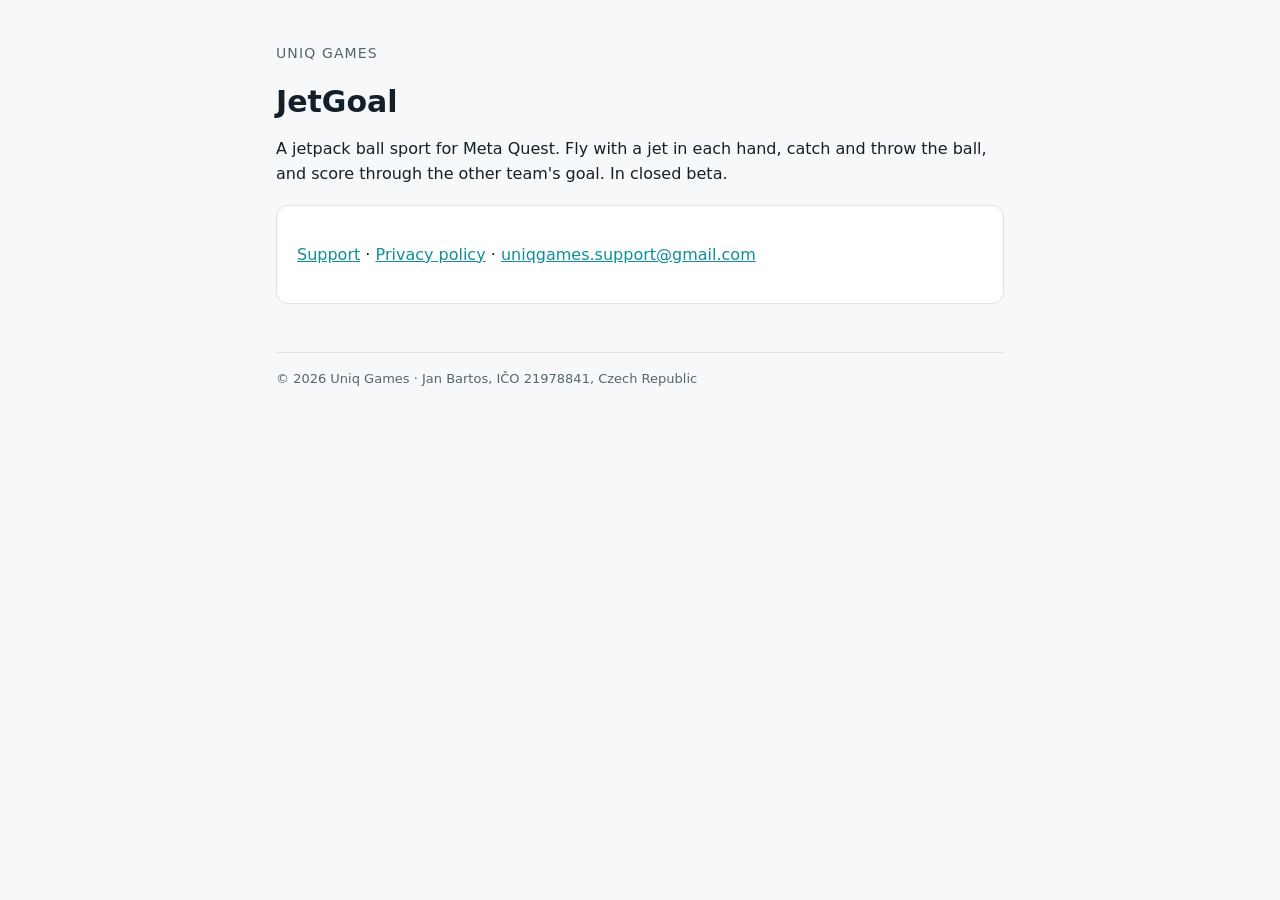
<file: index.html>
<!doctype html>
<html lang="en">
<head>
<meta charset="utf-8">
<meta name="viewport" content="width=device-width, initial-scale=1">
<title>Uniq Games</title>
<meta name="description" content="Uniq Games makes JetGoal, a jetpack ball sport for Meta Quest.">
<link rel="stylesheet" href="style.css">
</head>
<body>
<main>
<header><a href="./">Uniq Games</a></header>
<h1>JetGoal</h1>
<p>A jetpack ball sport for Meta Quest. Fly with a jet in each hand, catch and throw the ball, and score through the
other team's goal. In closed beta.</p>
<div class="card">
<p><a href="support/">Support</a> · <a href="privacy/">Privacy policy</a> ·
<a href="mailto:uniqgames.support@gmail.com">uniqgames.support@gmail.com</a></p>
</div>
<footer>© 2026 Uniq Games · Jan Bartos, IČO 21978841, Czech Republic</footer>
</main>
</body>
</html>
</file>
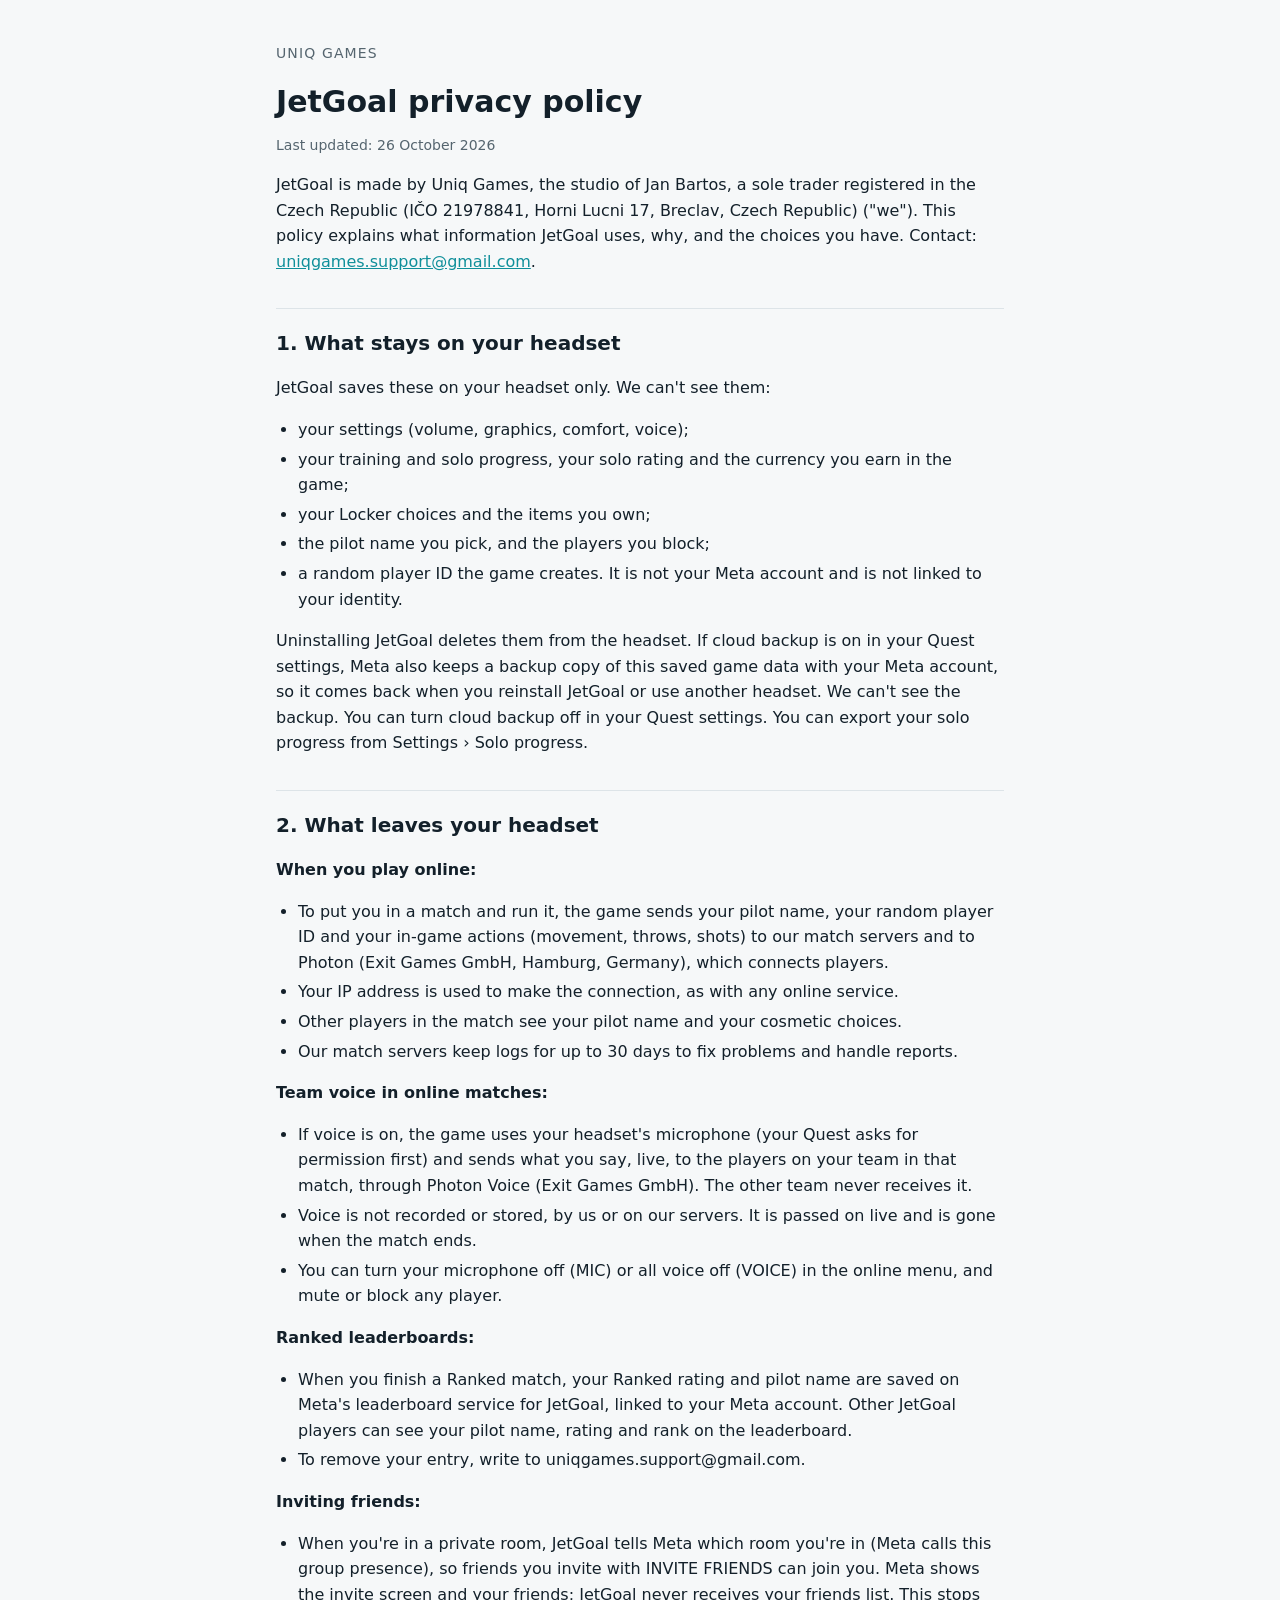
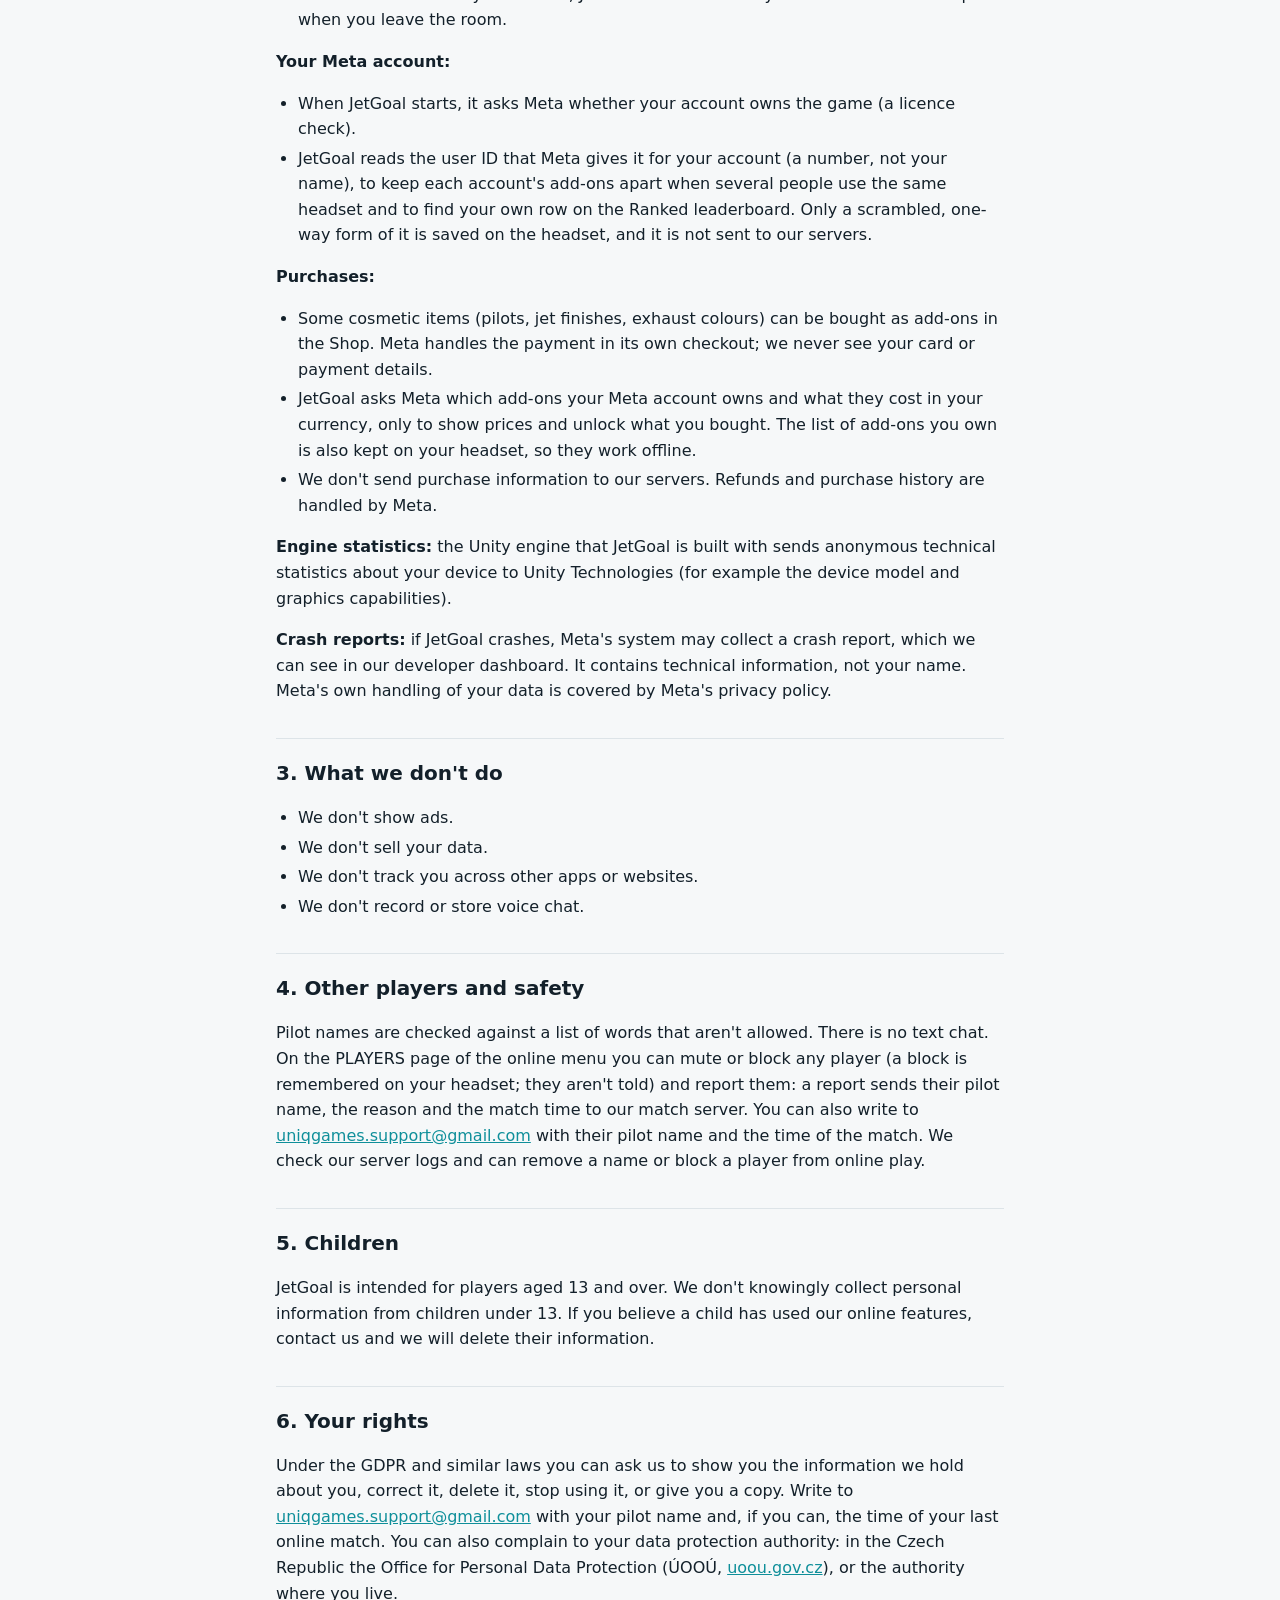
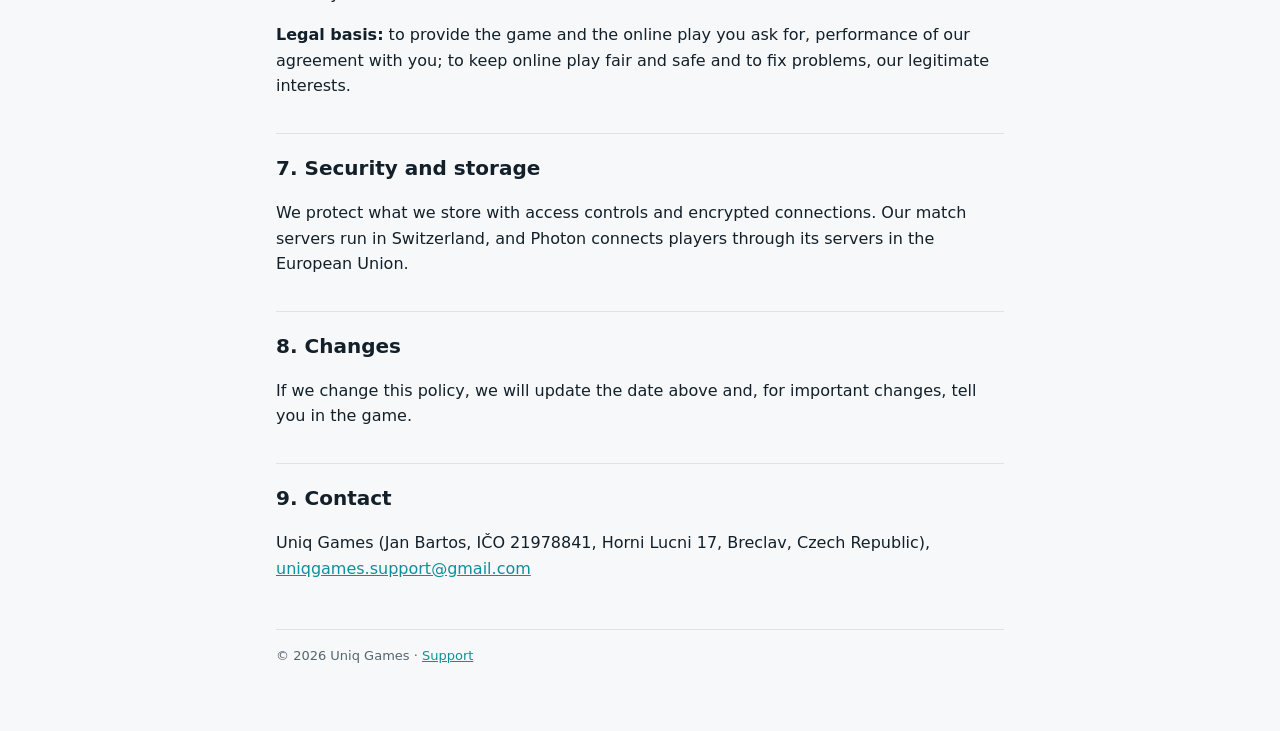
<file: privacy/index.html>
<!doctype html>
<html lang="en">
<head>
<meta charset="utf-8">
<meta name="viewport" content="width=device-width, initial-scale=1">
<title>JetGoal privacy policy · Uniq Games</title>
<meta name="description" content="What information the JetGoal VR game uses, why, and your choices.">
<link rel="stylesheet" href="../style.css">
</head>
<body>
<main>
<header><a href="../">Uniq Games</a></header>
<h1>JetGoal privacy policy</h1>
<p class="muted">Last updated: 26 October 2026</p>

<p>JetGoal is made by Uniq Games, the studio of Jan Bartos, a sole trader registered in the Czech Republic
(IČO 21978841, Horni Lucni 17, Breclav, Czech Republic) ("we"). This policy explains what information JetGoal uses,
why, and the choices you have. Contact: <a href="mailto:uniqgames.support@gmail.com">uniqgames.support@gmail.com</a>.</p>

<h2>1. What stays on your headset</h2>
<p>JetGoal saves these on your headset only. We can't see them:</p>
<ul>
<li>your settings (volume, graphics, comfort, voice);</li>
<li>your training and solo progress, your solo rating and the currency you earn in the game;</li>
<li>your Locker choices and the items you own;</li>
<li>the pilot name you pick, and the players you block;</li>
<li>a random player ID the game creates. It is not your Meta account and is not linked to your identity.</li>
</ul>
<p>Uninstalling JetGoal deletes them from the headset. If cloud backup is on in your Quest settings, Meta also keeps a
backup copy of this saved game data with your Meta account, so it comes back when you reinstall JetGoal or use another
headset. We can't see the backup. You can turn cloud backup off in your Quest settings. You can export your solo
progress from Settings › Solo progress.</p>

<h2>2. What leaves your headset</h2>
<p><strong>When you play online:</strong></p>
<ul>
<li>To put you in a match and run it, the game sends your pilot name, your random player ID and your in-game actions
(movement, throws, shots) to our match servers and to Photon (Exit Games GmbH, Hamburg, Germany), which connects players.</li>
<li>Your IP address is used to make the connection, as with any online service.</li>
<li>Other players in the match see your pilot name and your cosmetic choices.</li>
<li>Our match servers keep logs for up to 30 days to fix problems and handle reports.</li>
</ul>
<p><strong>Team voice in online matches:</strong></p>
<ul>
<li>If voice is on, the game uses your headset's microphone (your Quest asks for permission first) and sends what you
say, live, to the players on your team in that match, through Photon Voice (Exit Games GmbH). The other team never
receives it.</li>
<li>Voice is not recorded or stored, by us or on our servers. It is passed on live and is gone when the match ends.</li>
<li>You can turn your microphone off (MIC) or all voice off (VOICE) in the online menu, and mute or block any player.</li>
</ul>
<p><strong>Ranked leaderboards:</strong></p>
<ul>
<li>When you finish a Ranked match, your Ranked rating and pilot name are saved on Meta's leaderboard service for
JetGoal, linked to your Meta account. Other JetGoal players can see your pilot name, rating and rank on the
leaderboard.</li>
<li>To remove your entry, write to uniqgames.support@gmail.com.</li>
</ul>
<p><strong>Inviting friends:</strong></p>
<ul>
<li>When you're in a private room, JetGoal tells Meta which room you're in (Meta calls this group presence), so friends
you invite with INVITE FRIENDS can join you. Meta shows the invite screen and your friends; JetGoal never receives your
friends list. This stops when you leave the room.</li>
</ul>
<p><strong>Your Meta account:</strong></p>
<ul>
<li>When JetGoal starts, it asks Meta whether your account owns the game (a licence check).</li>
<li>JetGoal reads the user ID that Meta gives it for your account (a number, not your name), to keep each account's
add-ons apart when several people use the same headset and to find your own row on the Ranked leaderboard. Only a
scrambled, one-way form of it is saved on the headset, and it is not sent to our servers.</li>
</ul>
<p><strong>Purchases:</strong></p>
<ul>
<li>Some cosmetic items (pilots, jet finishes, exhaust colours) can be bought as add-ons in the Shop. Meta handles the
payment in its own checkout; we never see your card or payment details.</li>
<li>JetGoal asks Meta which add-ons your Meta account owns and what they cost in your currency, only to show prices and
unlock what you bought. The list of add-ons you own is also kept on your headset, so they work offline.</li>
<li>We don't send purchase information to our servers. Refunds and purchase history are handled by Meta.</li>
</ul>
<p><strong>Engine statistics:</strong> the Unity engine that JetGoal is built with sends anonymous technical statistics
about your device to Unity Technologies (for example the device model and graphics capabilities).</p>
<p><strong>Crash reports:</strong> if JetGoal crashes, Meta's system may collect a crash report, which we can see in our
developer dashboard. It contains technical information, not your name. Meta's own handling of your data is covered by
Meta's privacy policy.</p>

<h2>3. What we don't do</h2>
<ul>
<li>We don't show ads.</li>
<li>We don't sell your data.</li>
<li>We don't track you across other apps or websites.</li>
<li>We don't record or store voice chat.</li>
</ul>

<h2>4. Other players and safety</h2>
<p>Pilot names are checked against a list of words that aren't allowed. There is no text chat. On the PLAYERS page of
the online menu you can mute or block any player (a block is remembered on your headset; they aren't told) and report
them: a report sends their pilot name, the reason and the match time to our match server. You can also write to
<a href="mailto:uniqgames.support@gmail.com">uniqgames.support@gmail.com</a> with their pilot name and the time of the
match. We check our server logs and can remove a name or block a player from online play.</p>

<h2>5. Children</h2>
<p>JetGoal is intended for players aged 13 and over. We don't knowingly collect personal information from children
under 13. If you believe a child has used our online features, contact us and we will delete their information.</p>

<h2>6. Your rights</h2>
<p>Under the GDPR and similar laws you can ask us to show you the information we hold about you, correct it, delete it,
stop using it, or give you a copy. Write to <a href="mailto:uniqgames.support@gmail.com">uniqgames.support@gmail.com</a>
with your pilot name and, if you can, the time of your last online match. You can also complain to your data protection
authority: in the Czech Republic the Office for Personal Data Protection (ÚOOÚ,
<a href="https://uoou.gov.cz">uoou.gov.cz</a>), or the authority where you live.</p>
<p><strong>Legal basis:</strong> to provide the game and the online play you ask for, performance of our agreement
with you; to keep online play fair and safe and to fix problems, our legitimate interests.</p>

<h2>7. Security and storage</h2>
<p>We protect what we store with access controls and encrypted connections. Our match servers run in Switzerland, and
Photon connects players through its servers in the European Union.</p>

<h2>8. Changes</h2>
<p>If we change this policy, we will update the date above and, for important changes, tell you in the game.</p>

<h2>9. Contact</h2>
<p>Uniq Games (Jan Bartos, IČO 21978841, Horni Lucni 17, Breclav, Czech Republic),
<a href="mailto:uniqgames.support@gmail.com">uniqgames.support@gmail.com</a></p>

<footer>© 2026 Uniq Games · <a href="../support/">Support</a></footer>
</main>
</body>
</html>
</file>
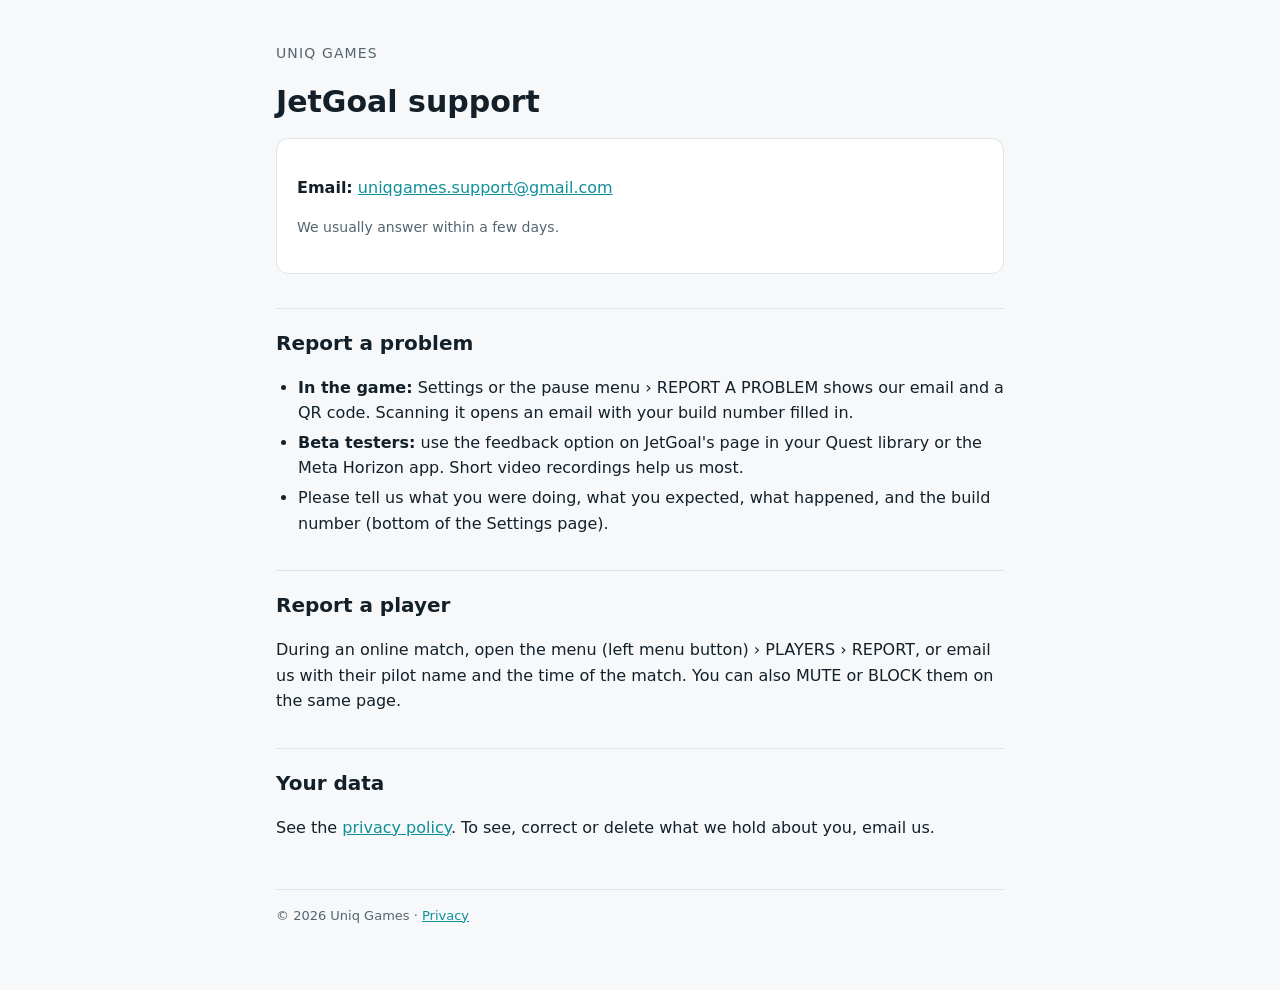
<file: support/index.html>
<!doctype html>
<html lang="en">
<head>
<meta charset="utf-8">
<meta name="viewport" content="width=device-width, initial-scale=1">
<title>JetGoal support · Uniq Games</title>
<meta name="description" content="Help, problem reports and contact for the JetGoal VR game.">
<link rel="stylesheet" href="../style.css">
</head>
<body>
<main>
<header><a href="../">Uniq Games</a></header>
<h1>JetGoal support</h1>
<div class="card">
<p><strong>Email:</strong> <a href="mailto:uniqgames.support@gmail.com">uniqgames.support@gmail.com</a></p>
<p class="muted">We usually answer within a few days.</p>
</div>

<h2>Report a problem</h2>
<ul>
<li><strong>In the game:</strong> Settings or the pause menu › REPORT A PROBLEM shows our email and a QR code. Scanning it
opens an email with your build number filled in.</li>
<li><strong>Beta testers:</strong> use the feedback option on JetGoal's page in your Quest library or the Meta Horizon
app. Short video recordings help us most.</li>
<li>Please tell us what you were doing, what you expected, what happened, and the build number (bottom of the Settings
page).</li>
</ul>

<h2>Report a player</h2>
<p>During an online match, open the menu (left menu button) › PLAYERS › REPORT, or email us with their pilot name and
the time of the match. You can also MUTE or BLOCK them on the same page.</p>

<h2>Your data</h2>
<p>See the <a href="../privacy/">privacy policy</a>. To see, correct or delete what we hold about you, email us.</p>

<footer>© 2026 Uniq Games · <a href="../privacy/">Privacy</a></footer>
</main>
</body>
</html>
</file>
<file: style.css>
:root{--bg:#0b0f14;--panel:#121820;--text:#e8eef2;--muted:#9fb0ba;--accent:#57dee9;--rule:#24303a}
@media (prefers-color-scheme: light){:root{--bg:#f6f8f9;--panel:#ffffff;--text:#13202a;--muted:#55656f;--accent:#0f8f9a;--rule:#dde4e8}}
*{box-sizing:border-box}html{-webkit-text-size-adjust:100%}
body{margin:0;background:var(--bg);color:var(--text);font:16px/1.6 system-ui,-apple-system,"Segoe UI",Roboto,sans-serif}
main{max-width:760px;margin:0 auto;padding:40px 16px 64px}
header a{color:var(--muted);text-decoration:none;font-size:14px;letter-spacing:.08em;text-transform:uppercase}
h1{font-size:30px;line-height:1.2;margin:18px 0 6px}h2{font-size:20px;margin:34px 0 8px;padding-top:18px;border-top:1px solid var(--rule)}
p,li{color:var(--text)}.muted{color:var(--muted);font-size:14px}a{color:var(--accent)}
ul{padding-left:22px}li{margin:4px 0}
.card{background:var(--panel);border:1px solid var(--rule);border-radius:12px;padding:20px;margin:18px 0}
footer{margin-top:48px;color:var(--muted);font-size:13px;border-top:1px solid var(--rule);padding-top:16px}
</file>
